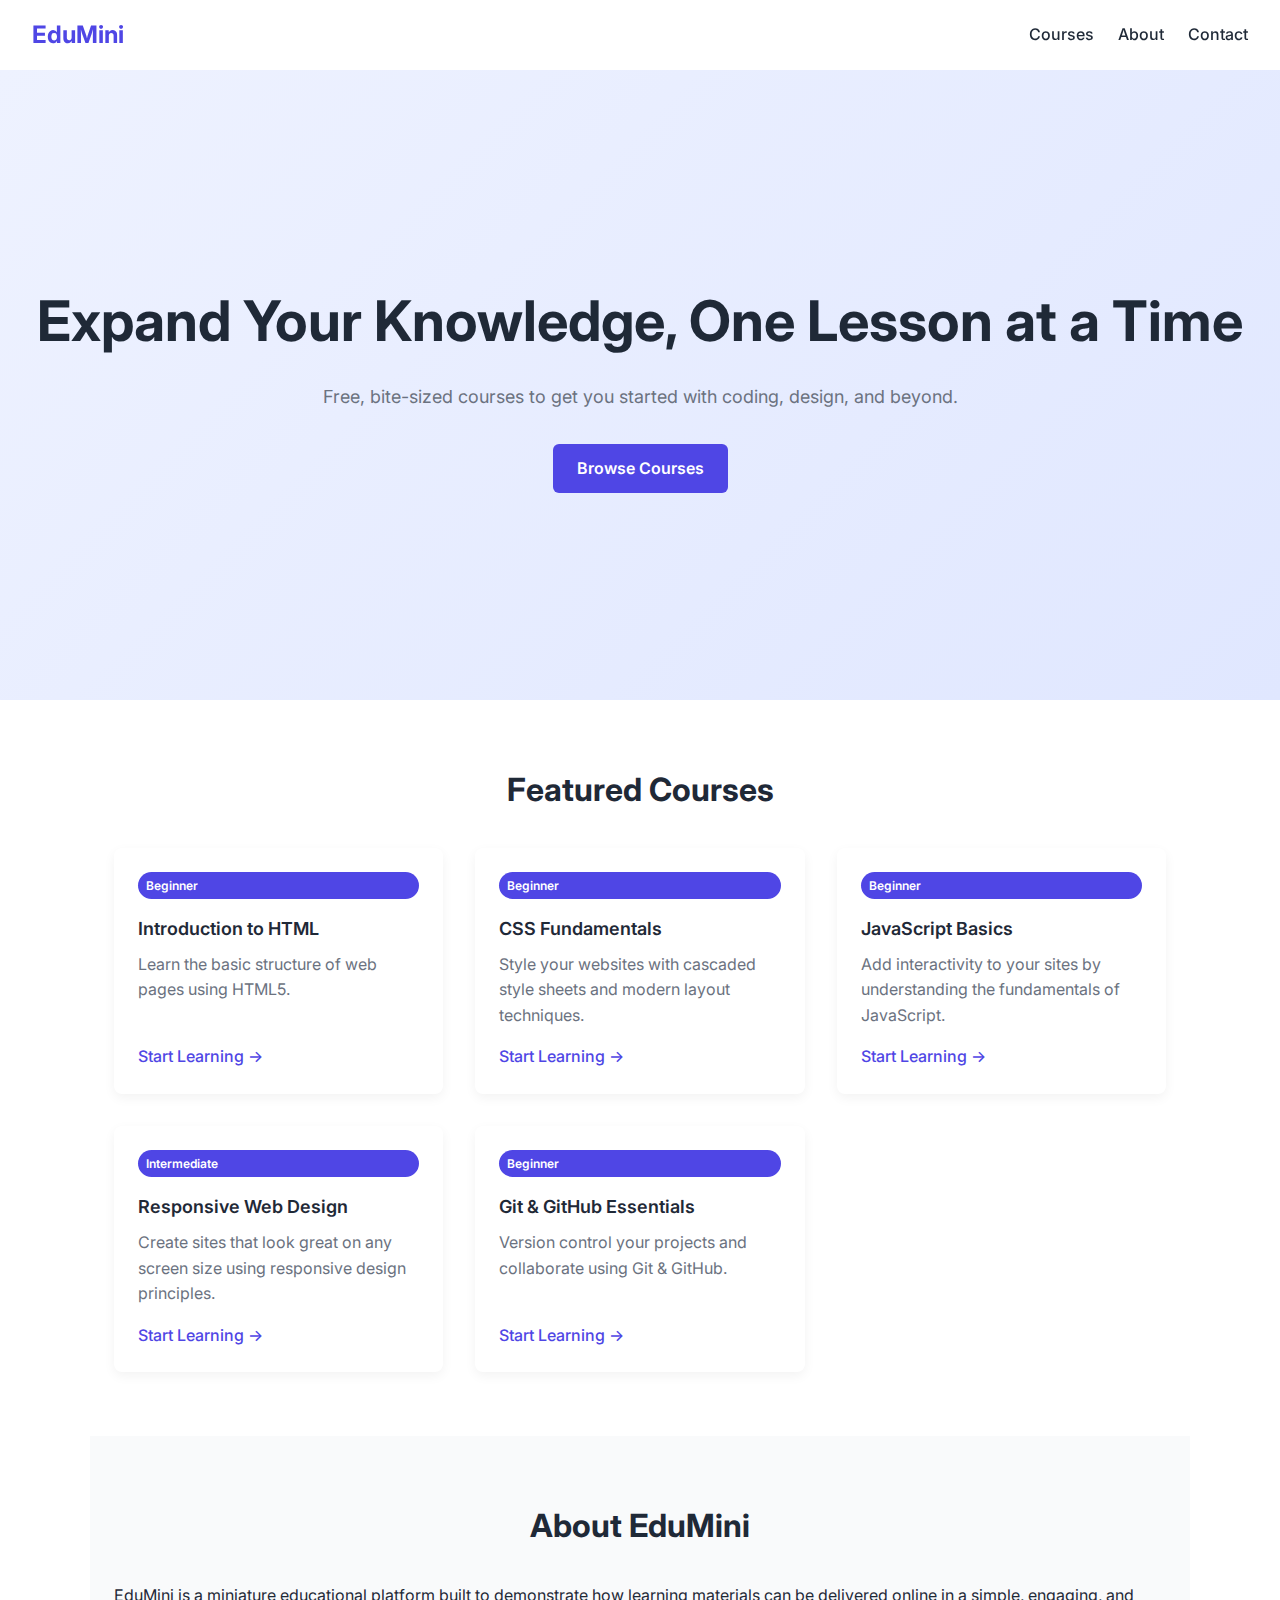
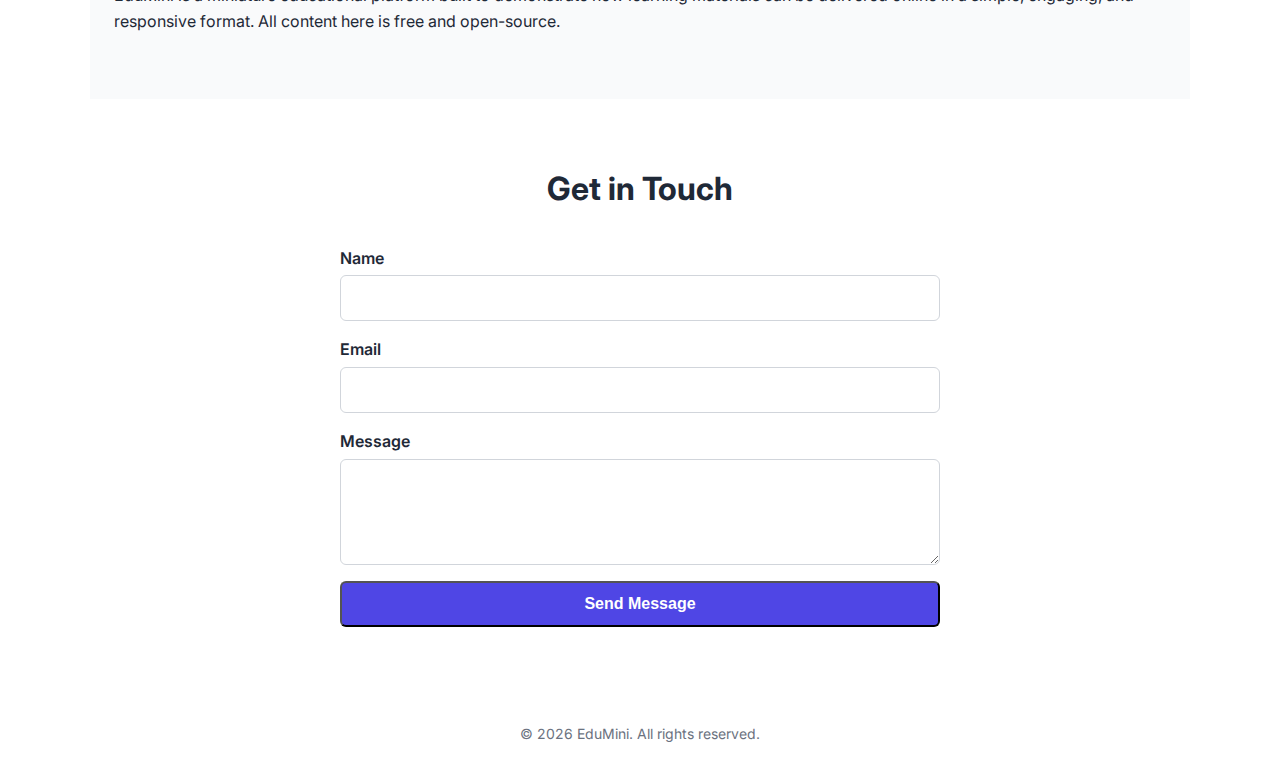
<file: index.html>
<!DOCTYPE html>
<html lang="en">
<head>
  <meta charset="UTF-8">
  <meta name="viewport" content="width=device-width, initial-scale=1.0">
  <title>EduMini – Learn Something New</title>
  <!-- Google Fonts -->
  <link href="https://fonts.googleapis.com/css2?family=Inter:wght@400;600;700&display=swap" rel="stylesheet">
  <!-- Styles -->
  <link rel="stylesheet" href="styles.css">
</head>
<body>
  <!-- Header & Navigation -->
  <header class="navbar">
    <div class="logo">EduMini</div>
    <nav>
      <ul class="nav-links">
        <li><a href="#courses">Courses</a></li>
        <li><a href="#about">About</a></li>
        <li><a href="#contact">Contact</a></li>
      </ul>
    </nav>
  </header>

  <!-- Hero Section -->
  <section class="hero">
    <div class="hero-content">
      <h1>Expand Your Knowledge, One Lesson at a Time</h1>
      <p>Free, bite-sized courses to get you started with coding, design, and beyond.</p>
      <a href="#courses" class="btn-primary">Browse Courses</a>
    </div>
  </section>

  <!-- Courses Section -->
  <section id="courses" class="section">
    <h2 class="section-title">Featured Courses</h2>
    <div id="course-container" class="courses-grid"></div>
  </section>

  <!-- About Section -->
  <section id="about" class="section light-bg">
    <h2 class="section-title">About EduMini</h2>
    <p class="about-text">EduMini is a miniature educational platform built to demonstrate how learning materials can be delivered online in a simple, engaging, and responsive format. All content here is free and open-source.</p>
  </section>

  <!-- Contact Section -->
  <section id="contact" class="section">
    <h2 class="section-title">Get in Touch</h2>
    <form class="contact-form" onsubmit="event.preventDefault(); alert('Thanks for reaching out!'); this.reset();">
      <div class="form-group">
        <label for="name">Name</label>
        <input type="text" id="name" required />
      </div>
      <div class="form-group">
        <label for="email">Email</label>
        <input type="email" id="email" required />
      </div>
      <div class="form-group">
        <label for="message">Message</label>
        <textarea id="message" rows="4" required></textarea>
      </div>
      <button type="submit" class="btn-primary">Send Message</button>
    </form>
  </section>

  <!-- Footer -->
  <footer class="footer">
    <p>&copy; <span id="year"></span> EduMini. All rights reserved.</p>
  </footer>

  <!-- Scripts -->
  <script src="script.js"></script>
</body>
</html>
</file>
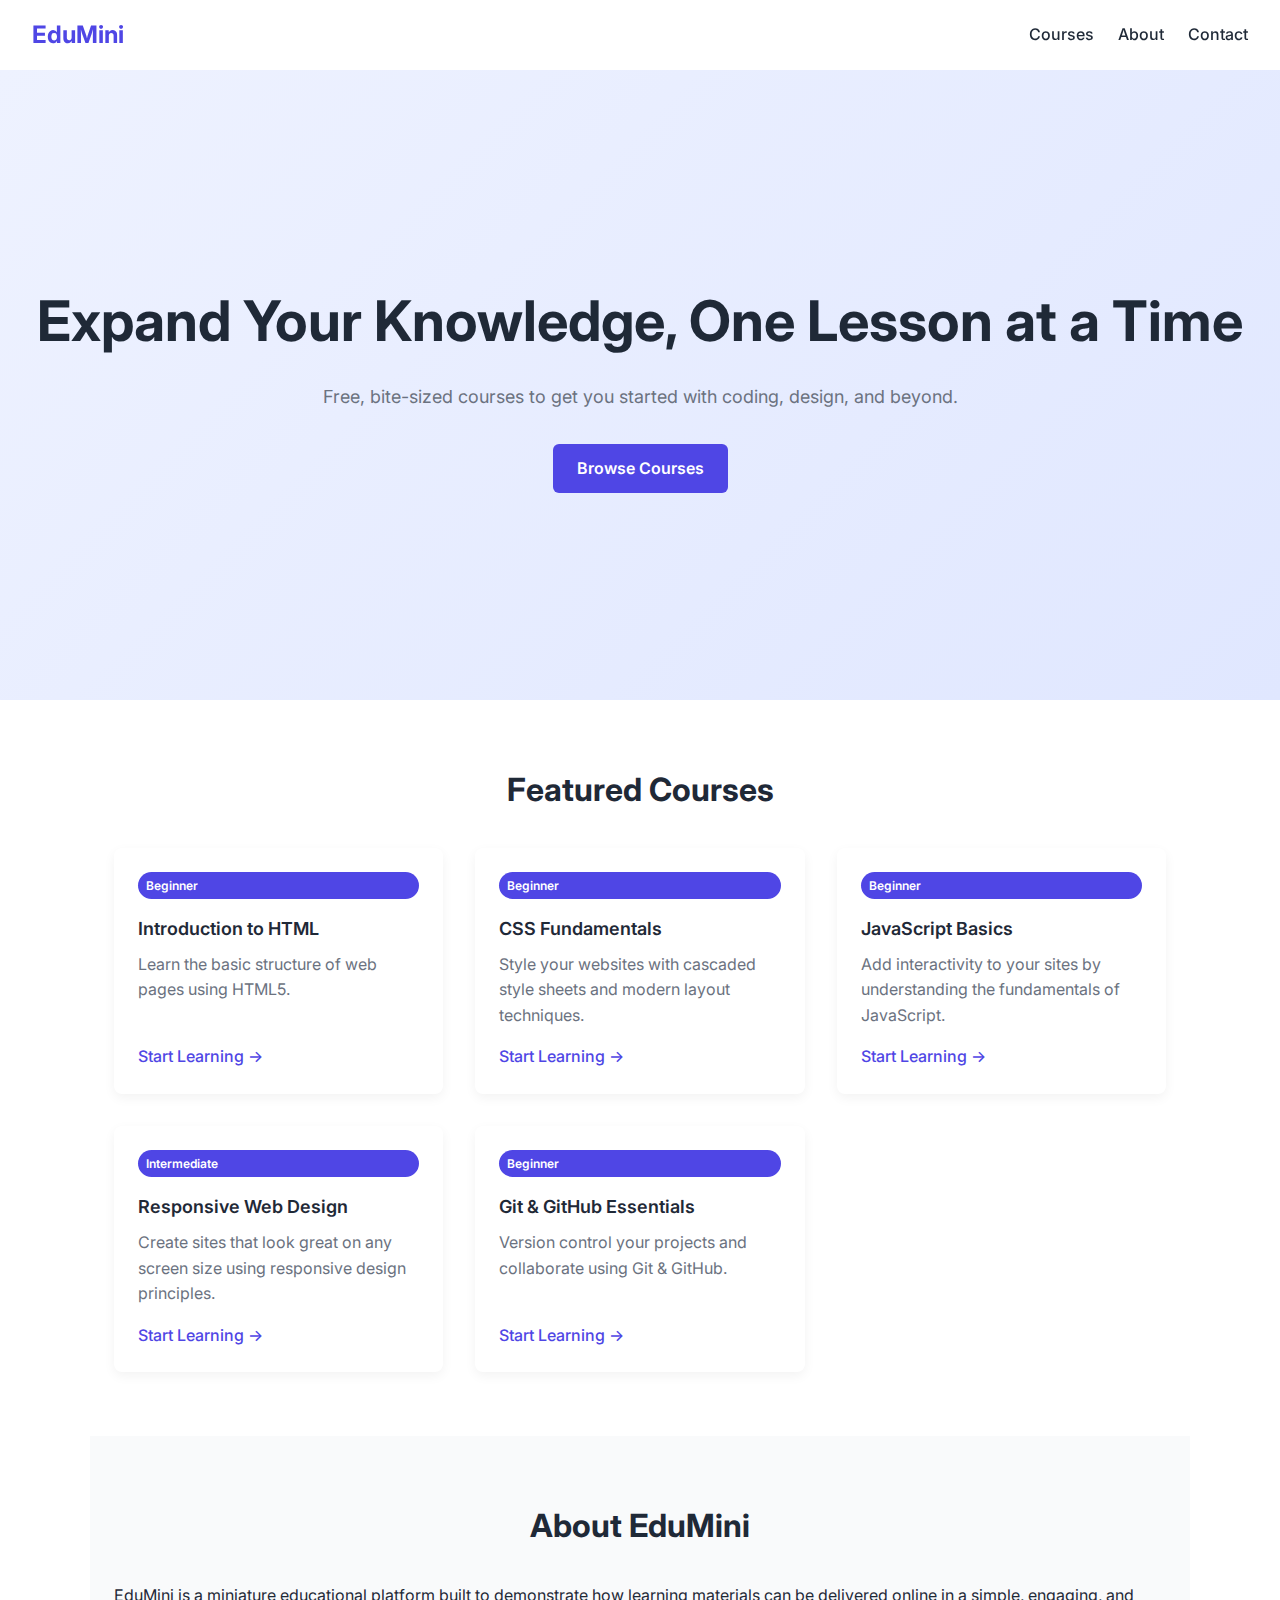
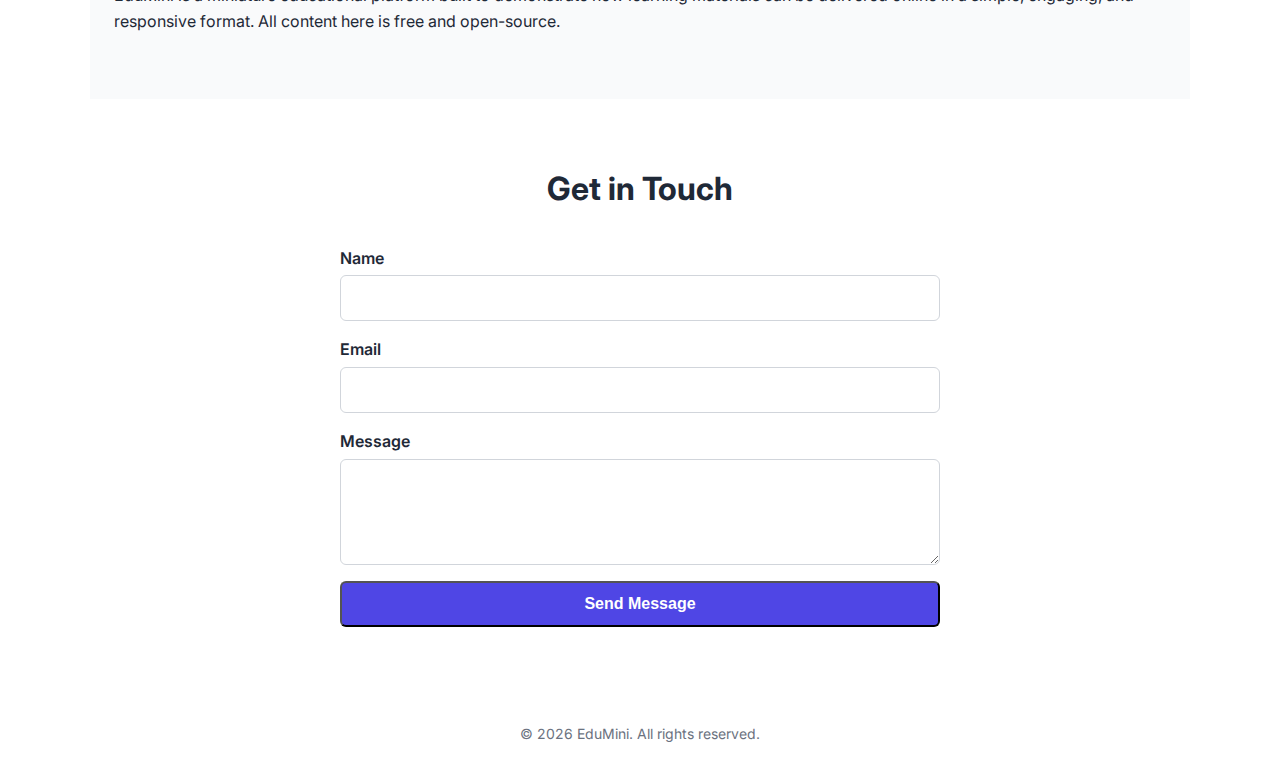
<file: edumini/index.html>
<!DOCTYPE html>
<html lang="en">
<head>
  <meta charset="UTF-8" />
  <meta name="viewport" content="width=device-width, initial-scale=1.0" />
  <title>EduMini – Learn Something New</title>
  <!-- Google Fonts -->
  <link href="https://fonts.googleapis.com/css2?family=Inter:wght@400;600;700&display=swap" rel="stylesheet" />
  <!-- Styles -->
  <link rel="stylesheet" href="styles.css" />
</head>
<body>
  <!-- Header & Navigation -->
  <header class="navbar">
    <div class="logo">EduMini</div>
    <nav>
      <ul class="nav-links">
        <li><a href="#courses">Courses</a></li>
        <li><a href="#about">About</a></li>
        <li><a href="#contact">Contact</a></li>
      </ul>
    </nav>
  </header>

  <!-- Hero Section -->
  <section class="hero">
    <div class="hero-content">
      <h1>Expand Your Knowledge, One Lesson at a Time</h1>
      <p>Free, bite-sized courses to get you started with coding, design, and beyond.</p>
      <a href="#courses" class="btn-primary">Browse Courses</a>
    </div>
  </section>

  <!-- Courses Section -->
  <section id="courses" class="section">
    <h2 class="section-title">Featured Courses</h2>
    <div id="course-container" class="courses-grid"></div>
  </section>

  <!-- About Section -->
  <section id="about" class="section light-bg">
    <h2 class="section-title">About EduMini</h2>
    <p class="about-text">EduMini is a miniature educational platform built to demonstrate how learning materials can be delivered online in a simple, engaging, and responsive format. All content here is free and open-source.</p>
  </section>

  <!-- Contact Section -->
  <section id="contact" class="section">
    <h2 class="section-title">Get in Touch</h2>
    <form class="contact-form" onsubmit="event.preventDefault(); alert('Thanks for reaching out!'); this.reset();">
      <div class="form-group">
        <label for="name">Name</label>
        <input type="text" id="name" required />
      </div>
      <div class="form-group">
        <label for="email">Email</label>
        <input type="email" id="email" required />
      </div>
      <div class="form-group">
        <label for="message">Message</label>
        <textarea id="message" rows="4" required></textarea>
      </div>
      <button type="submit" class="btn-primary">Send Message</button>
    </form>
  </section>

  <!-- Footer -->
  <footer class="footer">
    <p>&copy; <span id="year"></span> EduMini. All rights reserved.</p>
  </footer>

  <!-- Scripts -->
  <script src="script.js"></script>
</body>
</html>
</file>
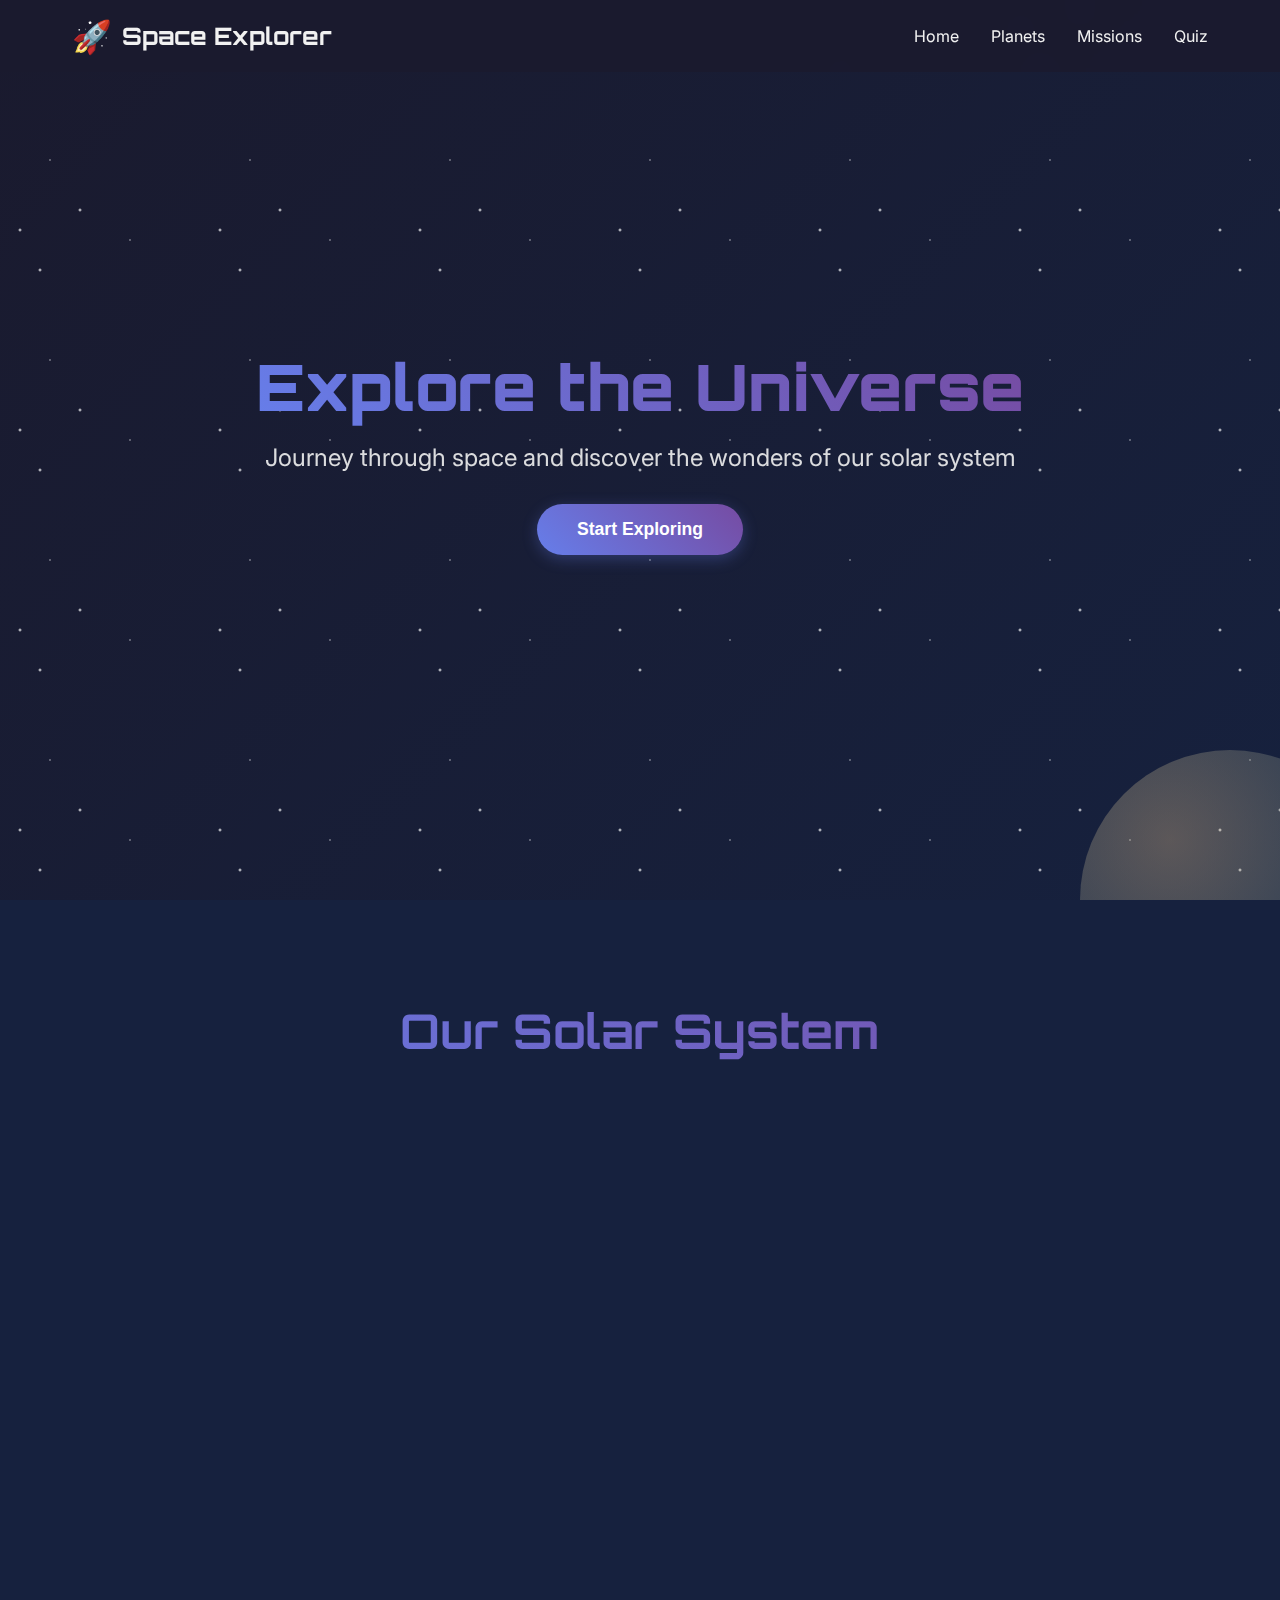
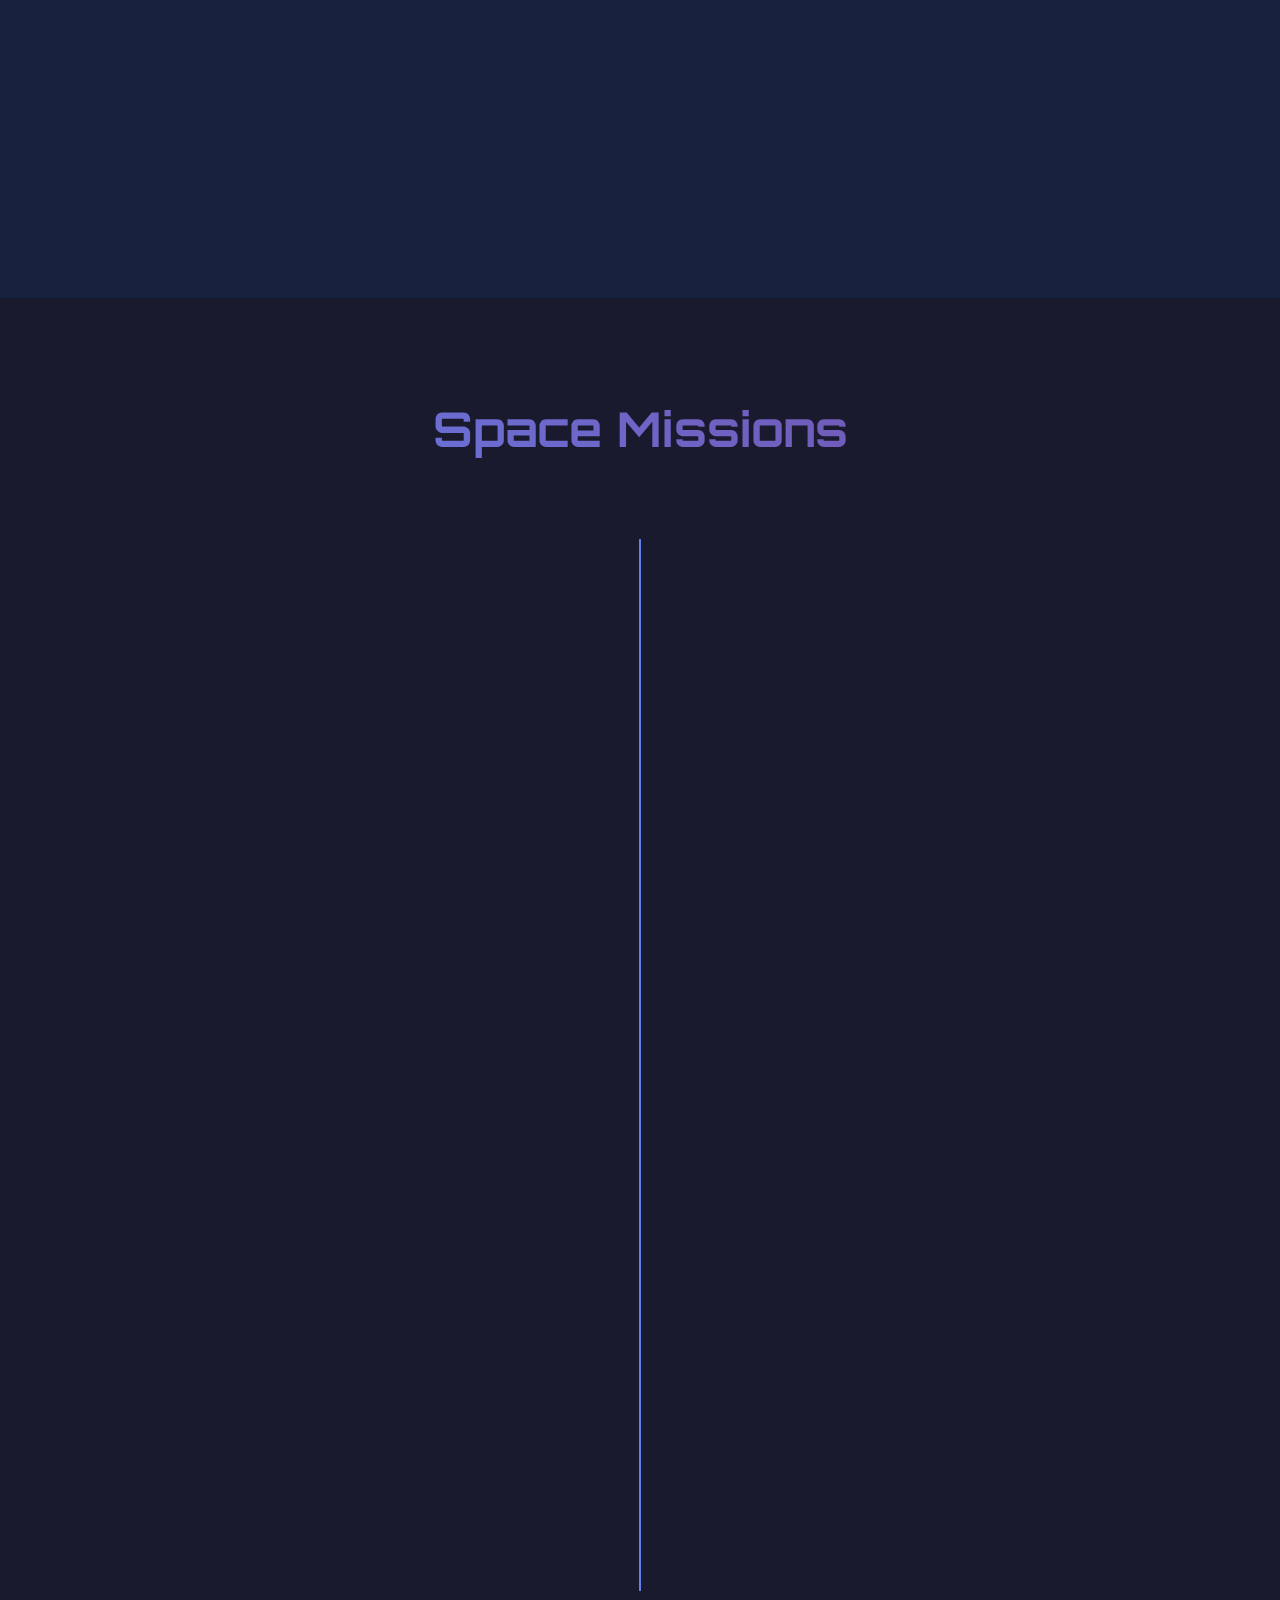
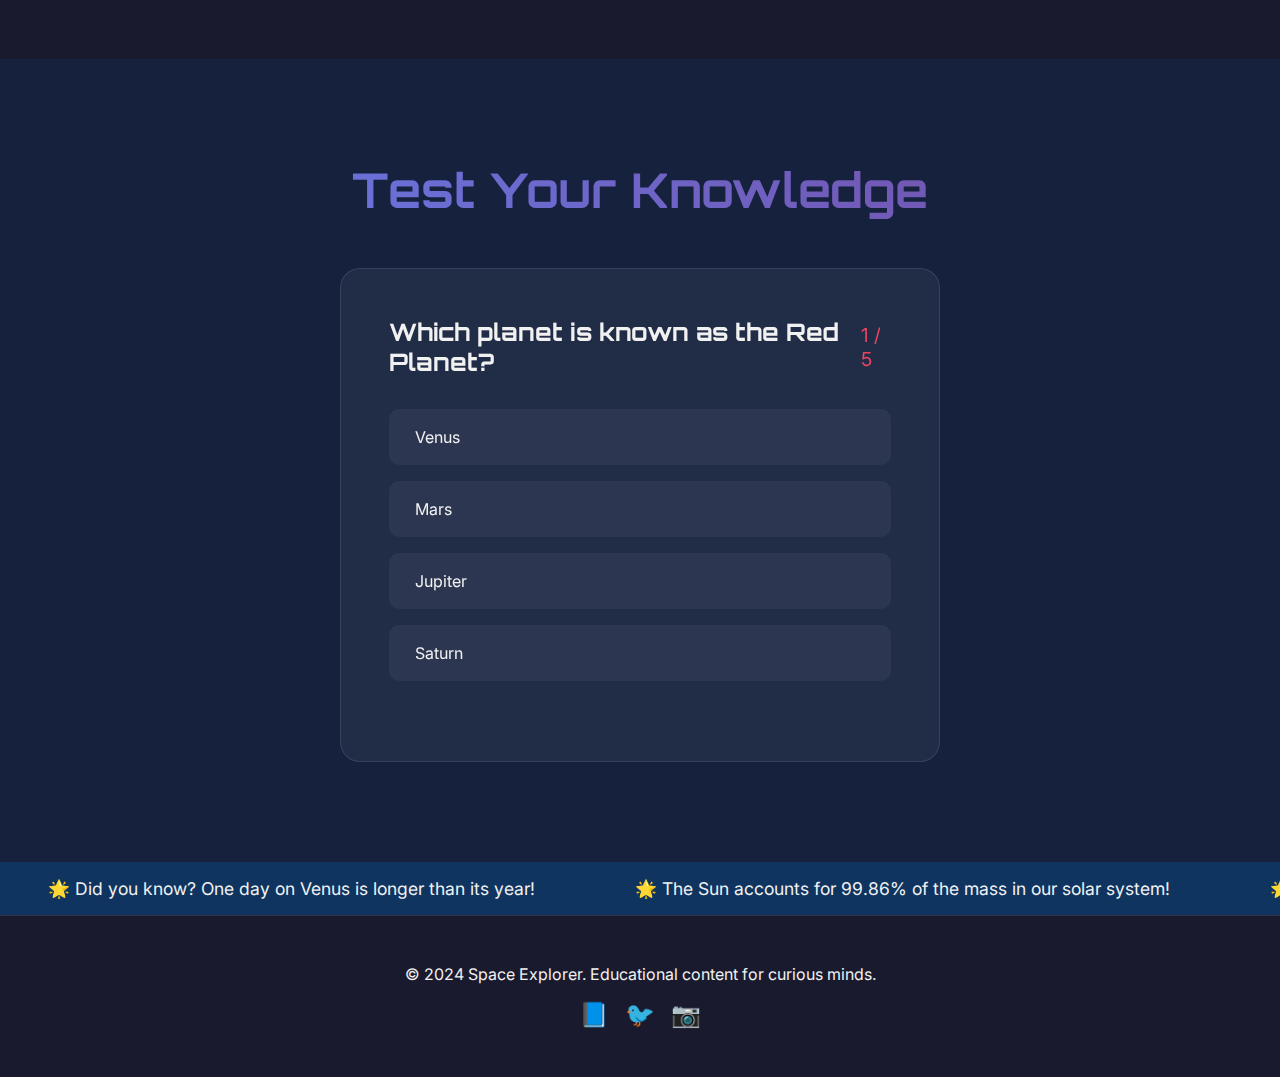
<file: space-education/index.html>
<!DOCTYPE html>
<html lang="en">
<head>
    <meta charset="UTF-8">
    <meta name="viewport" content="width=device-width, initial-scale=1.0">
    <title>Space Explorer - Learn About Our Universe</title>
    <link rel="stylesheet" href="css/styles.css">
    <link href="https://fonts.googleapis.com/css2?family=Orbitron:wght@400;700;900&family=Inter:wght@300;400;600&display=swap" rel="stylesheet">
</head>
<body>
    <!-- Navigation -->
    <nav class="navbar">
        <div class="nav-container">
            <div class="logo">
                <span class="logo-icon">🚀</span>
                <span class="logo-text">Space Explorer</span>
            </div>
            <ul class="nav-menu">
                <li><a href="#home" class="nav-link">Home</a></li>
                <li><a href="#planets" class="nav-link">Planets</a></li>
                <li><a href="#missions" class="nav-link">Missions</a></li>
                <li><a href="#quiz" class="nav-link">Quiz</a></li>
            </ul>
            <div class="hamburger">
                <span></span>
                <span></span>
                <span></span>
            </div>
        </div>
    </nav>

    <!-- Hero Section -->
    <section id="home" class="hero">
        <div class="stars"></div>
        <div class="hero-content">
            <h1 class="hero-title">Explore the Universe</h1>
            <p class="hero-subtitle">Journey through space and discover the wonders of our solar system</p>
            <button class="cta-button" onclick="scrollToSection('planets')">Start Exploring</button>
        </div>
        <div class="planet-animation"></div>
    </section>

    <!-- Planets Section -->
    <section id="planets" class="planets-section">
        <div class="container">
            <h2 class="section-title">Our Solar System</h2>
            <div class="planets-grid">
                <div class="planet-card" data-planet="mercury">
                    <div class="planet-icon">☿</div>
                    <h3>Mercury</h3>
                    <p>The smallest planet in our solar system and closest to the Sun.</p>
                    <div class="planet-facts">
                        <span>Distance from Sun: 57.9 million km</span>
                        <span>Day Length: 59 Earth days</span>
                    </div>
                </div>
                <div class="planet-card" data-planet="venus">
                    <div class="planet-icon">♀</div>
                    <h3>Venus</h3>
                    <p>The hottest planet in our solar system with a thick atmosphere.</p>
                    <div class="planet-facts">
                        <span>Distance from Sun: 108.2 million km</span>
                        <span>Day Length: 243 Earth days</span>
                    </div>
                </div>
                <div class="planet-card" data-planet="earth">
                    <div class="planet-icon">🌍</div>
                    <h3>Earth</h3>
                    <p>Our home planet, the only known planet with life.</p>
                    <div class="planet-facts">
                        <span>Distance from Sun: 149.6 million km</span>
                        <span>Day Length: 24 hours</span>
                    </div>
                </div>
                <div class="planet-card" data-planet="mars">
                    <div class="planet-icon">♂</div>
                    <h3>Mars</h3>
                    <p>The red planet, known for its rust-colored appearance.</p>
                    <div class="planet-facts">
                        <span>Distance from Sun: 227.9 million km</span>
                        <span>Day Length: 24.6 hours</span>
                    </div>
                </div>
                <div class="planet-card" data-planet="jupiter">
                    <div class="planet-icon">♃</div>
                    <h3>Jupiter</h3>
                    <p>The largest planet in our solar system with a Great Red Spot.</p>
                    <div class="planet-facts">
                        <span>Distance from Sun: 778.5 million km</span>
                        <span>Day Length: 10 hours</span>
                    </div>
                </div>
                <div class="planet-card" data-planet="saturn">
                    <div class="planet-icon">♄</div>
                    <h3>Saturn</h3>
                    <p>Famous for its spectacular ring system made of ice and rock.</p>
                    <div class="planet-facts">
                        <span>Distance from Sun: 1.4 billion km</span>
                        <span>Day Length: 10.7 hours</span>
                    </div>
                </div>
            </div>
        </div>
    </section>

    <!-- Missions Section -->
    <section id="missions" class="missions-section">
        <div class="container">
            <h2 class="section-title">Space Missions</h2>
            <div class="timeline">
                <div class="timeline-item">
                    <div class="timeline-date">1969</div>
                    <div class="timeline-content">
                        <h3>Apollo 11</h3>
                        <p>First humans land on the Moon. Neil Armstrong and Buzz Aldrin make history.</p>
                    </div>
                </div>
                <div class="timeline-item">
                    <div class="timeline-date">1977</div>
                    <div class="timeline-content">
                        <h3>Voyager 1 & 2</h3>
                        <p>Twin spacecraft launched to explore the outer planets of our solar system.</p>
                    </div>
                </div>
                <div class="timeline-item">
                    <div class="timeline-date">1990</div>
                    <div class="timeline-content">
                        <h3>Hubble Space Telescope</h3>
                        <p>Revolutionary telescope providing stunning images of deep space.</p>
                    </div>
                </div>
                <div class="timeline-item">
                    <div class="timeline-date">2020</div>
                    <div class="timeline-content">
                        <h3>Mars Perseverance Rover</h3>
                        <p>Advanced rover searching for signs of ancient life on Mars.</p>
                    </div>
                </div>
            </div>
        </div>
    </section>

    <!-- Quiz Section -->
    <section id="quiz" class="quiz-section">
        <div class="container">
            <h2 class="section-title">Test Your Knowledge</h2>
            <div class="quiz-container">
                <div class="quiz-header">
                    <h3 id="question">Loading question...</h3>
                    <div class="quiz-progress">
                        <span id="question-number">1</span> / <span id="total-questions">5</span>
                    </div>
                </div>
                <div class="quiz-options" id="options">
                    <!-- Options will be dynamically generated -->
                </div>
                <button class="next-button" id="next-btn" onclick="nextQuestion()">Next Question</button>
                <div class="quiz-result" id="result"></div>
            </div>
        </div>
    </section>

    <!-- Fun Facts Ticker -->
    <div class="facts-ticker">
        <div class="facts-content">
            <span>🌟 Did you know? One day on Venus is longer than its year!</span>
            <span>🌟 The Sun accounts for 99.86% of the mass in our solar system!</span>
            <span>🌟 Jupiter has 79 known moons!</span>
            <span>🌟 Saturn's rings are made primarily of ice particles!</span>
            <span>🌟 Mars has the largest volcano in the solar system - Olympus Mons!</span>
        </div>
    </div>

    <!-- Footer -->
    <footer class="footer">
        <div class="container">
            <p>&copy; 2024 Space Explorer. Educational content for curious minds.</p>
            <div class="social-links">
                <a href="#" aria-label="Facebook">📘</a>
                <a href="#" aria-label="Twitter">🐦</a>
                <a href="#" aria-label="Instagram">📷</a>
            </div>
        </div>
    </footer>

    <script src="js/main.js"></script>
</body>
</html>
</file>
<file: styles.css>
/* Google Font */
@import url('https://fonts.googleapis.com/css2?family=Inter:wght@400;600;700&display=swap');

:root {
  --primary: #4f46e5;
  --primary-hover: #4338ca;
  --text-dark: #1f2937;
  --text-light: #6b7280;
  --bg-light: #f9fafb;
  --max-width: 1100px;
}

* {
  margin: 0;
  padding: 0;
  box-sizing: border-box;
}

body {
  font-family: 'Inter', sans-serif;
  color: var(--text-dark);
  line-height: 1.6;
}

/* Navigation */
.navbar {
  display: flex;
  justify-content: space-between;
  align-items: center;
  padding: 1rem 2rem;
  background: #ffffffcc;
  backdrop-filter: blur(10px);
  position: sticky;
  top: 0;
  z-index: 1000;
}
.logo {
  font-weight: 700;
  font-size: 1.5rem;
  color: var(--primary);
}
.nav-links {
  list-style: none;
  display: flex;
  gap: 1.5rem;
}
.nav-links a {
  text-decoration: none;
  color: var(--text-dark);
  font-weight: 500;
  transition: color 0.2s ease;
}
.nav-links a:hover {
  color: var(--primary);
}

/* Hero */
.hero {
  min-height: 70vh;
  display: flex;
  align-items: center;
  justify-content: center;
  text-align: center;
  padding: 2rem;
  background: linear-gradient(135deg, #eef2ff 0%, #e0e7ff 100%);
}
.hero-content h1 {
  font-size: clamp(2.5rem, 5vw, 3.5rem);
  margin-bottom: 1rem;
}
.hero-content p {
  font-size: 1.125rem;
  color: var(--text-light);
  margin-bottom: 2rem;
}
.btn-primary {
  display: inline-block;
  background: var(--primary);
  color: #fff;
  padding: 0.75rem 1.5rem;
  border-radius: 0.375rem;
  font-size: 1rem;
  font-weight: 600;
  text-decoration: none;
  transition: background 0.2s ease;
}
.btn-primary:hover {
  background: var(--primary-hover);
}

/* Sections */
.section {
  padding: 4rem 1.5rem;
  max-width: var(--max-width);
  margin: auto;
}
.section-title {
  font-size: 2rem;
  margin-bottom: 2rem;
  text-align: center;
}
.light-bg {
  background: var(--bg-light);
}

/* Courses Grid */
.courses-grid {
  display: grid;
  gap: 2rem;
  grid-template-columns: repeat(auto-fill, minmax(260px, 1fr));
}
.course-card {
  background: #fff;
  border-radius: 0.5rem;
  box-shadow: 0 4px 12px rgba(0, 0, 0, 0.05);
  padding: 1.5rem;
  display: flex;
  flex-direction: column;
  justify-content: space-between;
  transition: transform 0.2s ease, box-shadow 0.2s ease;
}
.course-card:hover {
  transform: translateY(-4px);
  box-shadow: 0 6px 16px rgba(0, 0, 0, 0.08);
}
.course-title {
  font-weight: 600;
  margin-bottom: 0.5rem;
  font-size: 1.125rem;
}
.course-desc {
  color: var(--text-light);
  flex-grow: 1;
  margin-bottom: 1rem;
}
.badge {
  display: inline-block;
  padding: 0.25rem 0.5rem;
  border-radius: 9999px;
  font-size: 0.75rem;
  font-weight: 600;
  background: var(--primary);
  color: #fff;
  margin-bottom: 1rem;
}
.course-card a {
  align-self: flex-start;
  font-weight: 500;
  color: var(--primary);
  text-decoration: none;
  transition: color 0.2s ease;
}
.course-card a:hover {
  color: var(--primary-hover);
}

/* Contact Form */
.contact-form {
  max-width: 600px;
  margin: auto;
  display: grid;
  gap: 1rem;
}
.form-group {
  display: flex;
  flex-direction: column;
}
label {
  font-weight: 600;
  margin-bottom: 0.25rem;
}
input, textarea {
  padding: 0.75rem 1rem;
  border-radius: 0.375rem;
  border: 1px solid #d1d5db;
  font-family: inherit;
  font-size: 1rem;
}
input:focus, textarea:focus {
  outline: none;
  border-color: var(--primary);
  box-shadow: 0 0 0 3px #eef2ff;
}

/* Footer */
.footer {
  text-align: center;
  padding: 2rem 1rem;
  color: var(--text-light);
  font-size: 0.875rem;
}

/* Responsive */
@media (max-width: 640px) {
  .navbar {
    flex-direction: column;
    gap: 1rem;
  }
  .nav-links {
    flex-direction: column;
    gap: 1rem;
  }
}
</file>
<file: edumini/styles.css>
/* Google Font */
@import url('https://fonts.googleapis.com/css2?family=Inter:wght@400;600;700&display=swap');

:root {
  --primary: #4f46e5;
  --primary-hover: #4338ca;
  --text-dark: #1f2937;
  --text-light: #6b7280;
  --bg-light: #f9fafb;
  --max-width: 1100px;
}

* {
  margin: 0;
  padding: 0;
  box-sizing: border-box;
}

body {
  font-family: 'Inter', sans-serif;
  color: var(--text-dark);
  line-height: 1.6;
}

/* Navigation */
.navbar {
  display: flex;
  justify-content: space-between;
  align-items: center;
  padding: 1rem 2rem;
  background: #ffffffcc;
  backdrop-filter: blur(10px);
  position: sticky;
  top: 0;
  z-index: 1000;
}
.logo {
  font-weight: 700;
  font-size: 1.5rem;
  color: var(--primary);
}
.nav-links {
  list-style: none;
  display: flex;
  gap: 1.5rem;
}
.nav-links a {
  text-decoration: none;
  color: var(--text-dark);
  font-weight: 500;
  transition: color 0.2s ease;
}
.nav-links a:hover {
  color: var(--primary);
}

/* Hero */
.hero {
  min-height: 70vh;
  display: flex;
  align-items: center;
  justify-content: center;
  text-align: center;
  padding: 2rem;
  background: linear-gradient(135deg, #eef2ff 0%, #e0e7ff 100%);
}
.hero-content h1 {
  font-size: clamp(2.5rem, 5vw, 3.5rem);
  margin-bottom: 1rem;
}
.hero-content p {
  font-size: 1.125rem;
  color: var(--text-light);
  margin-bottom: 2rem;
}
.btn-primary {
  display: inline-block;
  background: var(--primary);
  color: #fff;
  padding: 0.75rem 1.5rem;
  border-radius: 0.375rem;
  font-size: 1rem;
  font-weight: 600;
  text-decoration: none;
  transition: background 0.2s ease;
}
.btn-primary:hover {
  background: var(--primary-hover);
}

/* Sections */
.section {
  padding: 4rem 1.5rem;
  max-width: var(--max-width);
  margin: auto;
}
.section-title {
  font-size: 2rem;
  margin-bottom: 2rem;
  text-align: center;
}
.light-bg {
  background: var(--bg-light);
}

/* Courses Grid */
.courses-grid {
  display: grid;
  gap: 2rem;
  grid-template-columns: repeat(auto-fill, minmax(260px, 1fr));
}
.course-card {
  background: #fff;
  border-radius: 0.5rem;
  box-shadow: 0 4px 12px rgba(0, 0, 0, 0.05);
  padding: 1.5rem;
  display: flex;
  flex-direction: column;
  justify-content: space-between;
  transition: transform 0.2s ease, box-shadow 0.2s ease;
}
.course-card:hover {
  transform: translateY(-4px);
  box-shadow: 0 6px 16px rgba(0, 0, 0, 0.08);
}
.course-title {
  font-weight: 600;
  margin-bottom: 0.5rem;
  font-size: 1.125rem;
}
.course-desc {
  color: var(--text-light);
  flex-grow: 1;
  margin-bottom: 1rem;
}
.badge {
  display: inline-block;
  padding: 0.25rem 0.5rem;
  border-radius: 9999px;
  font-size: 0.75rem;
  font-weight: 600;
  background: var(--primary);
  color: #fff;
  margin-bottom: 1rem;
}
.course-card a {
  align-self: flex-start;
  font-weight: 500;
  color: var(--primary);
  text-decoration: none;
  transition: color 0.2s ease;
}
.course-card a:hover {
  color: var(--primary-hover);
}

/* Contact Form */
.contact-form {
  max-width: 600px;
  margin: auto;
  display: grid;
  gap: 1rem;
}
.form-group {
  display: flex;
  flex-direction: column;
}
label {
  font-weight: 600;
  margin-bottom: 0.25rem;
}
input, textarea {
  padding: 0.75rem 1rem;
  border-radius: 0.375rem;
  border: 1px solid #d1d5db;
  font-family: inherit;
  font-size: 1rem;
}
input:focus, textarea:focus {
  outline: none;
  border-color: var(--primary);
  box-shadow: 0 0 0 3px #eef2ff;
}

/* Footer */
.footer {
  text-align: center;
  padding: 2rem 1rem;
  color: var(--text-light);
  font-size: 0.875rem;
}

/* Responsive */
@media (max-width: 640px) {
  .navbar {
    flex-direction: column;
    gap: 1rem;
  }
  .nav-links {
    flex-direction: column;
    gap: 1rem;
  }
}
</file>
<file: space-education/css/styles.css>
/* Global Styles */
:root {
    --primary-color: #1a1a2e;
    --secondary-color: #16213e;
    --accent-color: #0f3460;
    --highlight-color: #e94560;
    --text-light: #f1f1f1;
    --text-dark: #333;
    --gradient-start: #667eea;
    --gradient-end: #764ba2;
}

* {
    margin: 0;
    padding: 0;
    box-sizing: border-box;
}

html {
    scroll-behavior: smooth;
}

body {
    font-family: 'Inter', sans-serif;
    background-color: var(--primary-color);
    color: var(--text-light);
    overflow-x: hidden;
}

.container {
    max-width: 1200px;
    margin: 0 auto;
    padding: 0 20px;
}

/* Navigation */
.navbar {
    position: fixed;
    top: 0;
    width: 100%;
    background: rgba(26, 26, 46, 0.95);
    backdrop-filter: blur(10px);
    z-index: 1000;
    transition: all 0.3s ease;
}

.nav-container {
    display: flex;
    justify-content: space-between;
    align-items: center;
    padding: 1rem 2rem;
    max-width: 1200px;
    margin: 0 auto;
}

.logo {
    display: flex;
    align-items: center;
    gap: 10px;
    font-family: 'Orbitron', monospace;
    font-weight: 700;
    font-size: 1.5rem;
}

.logo-icon {
    font-size: 2rem;
    animation: float 3s ease-in-out infinite;
}

.nav-menu {
    display: flex;
    list-style: none;
    gap: 2rem;
}

.nav-link {
    color: var(--text-light);
    text-decoration: none;
    transition: all 0.3s ease;
    position: relative;
}

.nav-link:hover {
    color: var(--highlight-color);
}

.nav-link::after {
    content: '';
    position: absolute;
    bottom: -5px;
    left: 0;
    width: 0;
    height: 2px;
    background: var(--highlight-color);
    transition: width 0.3s ease;
}

.nav-link:hover::after {
    width: 100%;
}

.hamburger {
    display: none;
    flex-direction: column;
    cursor: pointer;
}

.hamburger span {
    width: 25px;
    height: 3px;
    background: var(--text-light);
    margin: 3px 0;
    transition: 0.3s;
}

.hamburger.active span:nth-child(1) {
    transform: rotate(-45deg) translate(-5px, 6px);
}

.hamburger.active span:nth-child(2) {
    opacity: 0;
}

.hamburger.active span:nth-child(3) {
    transform: rotate(45deg) translate(-5px, -6px);
}

/* Hero Section */
.hero {
    height: 100vh;
    display: flex;
    align-items: center;
    justify-content: center;
    position: relative;
    background: linear-gradient(135deg, var(--primary-color) 0%, var(--secondary-color) 100%);
    overflow: hidden;
}

.stars {
    position: absolute;
    width: 100%;
    height: 100%;
    background-image: 
        radial-gradient(2px 2px at 20px 30px, white, transparent),
        radial-gradient(2px 2px at 40px 70px, white, transparent),
        radial-gradient(1px 1px at 50px 160px, white, transparent),
        radial-gradient(1px 1px at 130px 40px, white, transparent),
        radial-gradient(2px 2px at 80px 10px, white, transparent);
    background-repeat: repeat;
    background-size: 200px 200px;
    animation: stars 120s linear infinite;
}

@keyframes stars {
    from { transform: translateY(0); }
    to { transform: translateY(-200px); }
}

.hero-content {
    text-align: center;
    z-index: 1;
    animation: fadeInUp 1s ease;
}

.hero-title {
    font-family: 'Orbitron', monospace;
    font-size: 4rem;
    font-weight: 900;
    margin-bottom: 1rem;
    background: linear-gradient(45deg, var(--gradient-start), var(--gradient-end));
    -webkit-background-clip: text;
    -webkit-text-fill-color: transparent;
    background-clip: text;
}

.hero-subtitle {
    font-size: 1.5rem;
    margin-bottom: 2rem;
    opacity: 0.9;
}

.cta-button {
    padding: 15px 40px;
    font-size: 1.1rem;
    font-weight: 600;
    background: linear-gradient(45deg, var(--gradient-start), var(--gradient-end));
    color: white;
    border: none;
    border-radius: 50px;
    cursor: pointer;
    transition: all 0.3s ease;
    box-shadow: 0 4px 15px rgba(103, 126, 234, 0.3);
}

.cta-button:hover {
    transform: translateY(-3px);
    box-shadow: 0 6px 20px rgba(103, 126, 234, 0.4);
}

.planet-animation {
    position: absolute;
    width: 300px;
    height: 300px;
    background: radial-gradient(circle at 30% 30%, #ffd89b, #19547b);
    border-radius: 50%;
    bottom: -150px;
    right: -100px;
    animation: float 6s ease-in-out infinite;
    opacity: 0.3;
}

@keyframes float {
    0%, 100% { transform: translateY(0) rotate(0deg); }
    50% { transform: translateY(-20px) rotate(10deg); }
}

/* Planets Section */
.planets-section {
    padding: 100px 0;
    background: var(--secondary-color);
}

.section-title {
    font-family: 'Orbitron', monospace;
    font-size: 3rem;
    text-align: center;
    margin-bottom: 3rem;
    background: linear-gradient(45deg, var(--gradient-start), var(--gradient-end));
    -webkit-background-clip: text;
    -webkit-text-fill-color: transparent;
    background-clip: text;
}

.planets-grid {
    display: grid;
    grid-template-columns: repeat(auto-fit, minmax(300px, 1fr));
    gap: 2rem;
    margin-top: 3rem;
}

.planet-card {
    background: rgba(255, 255, 255, 0.05);
    border-radius: 20px;
    padding: 2rem;
    text-align: center;
    transition: all 0.3s ease;
    border: 1px solid rgba(255, 255, 255, 0.1);
    backdrop-filter: blur(10px);
}

.planet-card:hover {
    transform: translateY(-10px);
    box-shadow: 0 20px 40px rgba(0, 0, 0, 0.3);
    border-color: var(--highlight-color);
}

.planet-icon {
    font-size: 4rem;
    margin-bottom: 1rem;
    animation: rotate 20s linear infinite;
}

@keyframes rotate {
    from { transform: rotate(0deg); }
    to { transform: rotate(360deg); }
}

.planet-card h3 {
    font-family: 'Orbitron', monospace;
    font-size: 1.8rem;
    margin-bottom: 1rem;
    color: var(--gradient-start);
}

.planet-card p {
    margin-bottom: 1.5rem;
    line-height: 1.6;
    opacity: 0.9;
}

.planet-facts {
    display: flex;
    flex-direction: column;
    gap: 0.5rem;
    font-size: 0.9rem;
    opacity: 0.8;
}

/* Missions Section */
.missions-section {
    padding: 100px 0;
    background: var(--primary-color);
}

.timeline {
    position: relative;
    max-width: 800px;
    margin: 0 auto;
    padding: 2rem 0;
}

.timeline::before {
    content: '';
    position: absolute;
    left: 50%;
    transform: translateX(-50%);
    width: 2px;
    height: 100%;
    background: var(--gradient-start);
}

.timeline-item {
    position: relative;
    padding: 2rem 0;
    width: 50%;
    animation: fadeInUp 1s ease;
}

.timeline-item:nth-child(odd) {
    left: 0;
    padding-right: 3rem;
    text-align: right;
}

.timeline-item:nth-child(even) {
    left: 50%;
    padding-left: 3rem;
}

.timeline-date {
    font-family: 'Orbitron', monospace;
    font-size: 2rem;
    font-weight: 700;
    color: var(--highlight-color);
    margin-bottom: 1rem;
}

.timeline-content {
    background: rgba(255, 255, 255, 0.05);
    padding: 1.5rem;
    border-radius: 15px;
    backdrop-filter: blur(10px);
    border: 1px solid rgba(255, 255, 255, 0.1);
}

.timeline-content h3 {
    font-family: 'Orbitron', monospace;
    margin-bottom: 0.5rem;
    color: var(--gradient-start);
}

/* Quiz Section */
.quiz-section {
    padding: 100px 0;
    background: var(--secondary-color);
}

.quiz-container {
    max-width: 600px;
    margin: 0 auto;
    background: rgba(255, 255, 255, 0.05);
    padding: 3rem;
    border-radius: 20px;
    backdrop-filter: blur(10px);
    border: 1px solid rgba(255, 255, 255, 0.1);
}

.quiz-header {
    display: flex;
    justify-content: space-between;
    align-items: center;
    margin-bottom: 2rem;
}

.quiz-header h3 {
    font-family: 'Orbitron', monospace;
    font-size: 1.5rem;
}

.quiz-progress {
    font-size: 1.2rem;
    color: var(--highlight-color);
}

.quiz-options {
    display: flex;
    flex-direction: column;
    gap: 1rem;
    margin-bottom: 2rem;
}

.quiz-option {
    background: rgba(255, 255, 255, 0.05);
    padding: 1rem 1.5rem;
    border-radius: 10px;
    cursor: pointer;
    transition: all 0.3s ease;
    border: 2px solid transparent;
}

.quiz-option:hover {
    background: rgba(255, 255, 255, 0.1);
    border-color: var(--gradient-start);
}

.quiz-option.selected {
    background: rgba(103, 126, 234, 0.2);
    border-color: var(--gradient-start);
}

.quiz-option.correct {
    background: rgba(46, 213, 115, 0.2);
    border-color: #2ed573;
}

.quiz-option.incorrect {
    background: rgba(255, 71, 87, 0.2);
    border-color: #ff4757;
}

.next-button {
    width: 100%;
    padding: 1rem;
    font-size: 1.1rem;
    font-weight: 600;
    background: linear-gradient(45deg, var(--gradient-start), var(--gradient-end));
    color: white;
    border: none;
    border-radius: 10px;
    cursor: pointer;
    transition: all 0.3s ease;
    display: none;
}

.next-button:hover {
    transform: translateY(-2px);
    box-shadow: 0 5px 15px rgba(103, 126, 234, 0.3);
}

.quiz-result {
    text-align: center;
    font-size: 1.2rem;
    margin-top: 2rem;
    display: none;
}

/* Facts Ticker */
.facts-ticker {
    background: var(--accent-color);
    padding: 1rem 0;
    overflow: hidden;
    white-space: nowrap;
}

.facts-content {
    display: inline-block;
    animation: ticker 30s linear infinite;
}

.facts-content span {
    margin: 0 3rem;
    font-size: 1.1rem;
}

@keyframes ticker {
    0% { transform: translateX(0); }
    100% { transform: translateX(-50%); }
}

/* Footer */
.footer {
    background: var(--primary-color);
    padding: 3rem 0;
    text-align: center;
    border-top: 1px solid rgba(255, 255, 255, 0.1);
}

.social-links {
    margin-top: 1rem;
    display: flex;
    justify-content: center;
    gap: 1rem;
}

.social-links a {
    font-size: 1.5rem;
    text-decoration: none;
    transition: transform 0.3s ease;
}

.social-links a:hover {
    transform: scale(1.2);
}

/* Animations */
@keyframes fadeInUp {
    from {
        opacity: 0;
        transform: translateY(30px);
    }
    to {
        opacity: 1;
        transform: translateY(0);
    }
}

/* Responsive */
@media (max-width: 768px) {
    .nav-menu {
        position: fixed;
        left: -100%;
        top: 70px;
        flex-direction: column;
        background-color: var(--primary-color);
        width: 100%;
        text-align: center;
        transition: 0.3s;
        padding: 2rem 0;
        border-top: 1px solid rgba(255, 255, 255, 0.1);
    }

    .nav-menu.active {
        left: 0;
    }

    .hamburger {
        display: flex;
    }

    .hero-title {
        font-size: 2.5rem;
    }

    .hero-subtitle {
        font-size: 1.2rem;
    }

    .planets-grid {
        grid-template-columns: 1fr;
    }

    .timeline::before {
        left: 20px;
    }

    .timeline-item {
        width: 100%;
        left: 0 !important;
        padding-left: 60px !important;
        padding-right: 20px !important;
        text-align: left !important;
    }

    .section-title {
        font-size: 2rem;
    }
}
</file>
